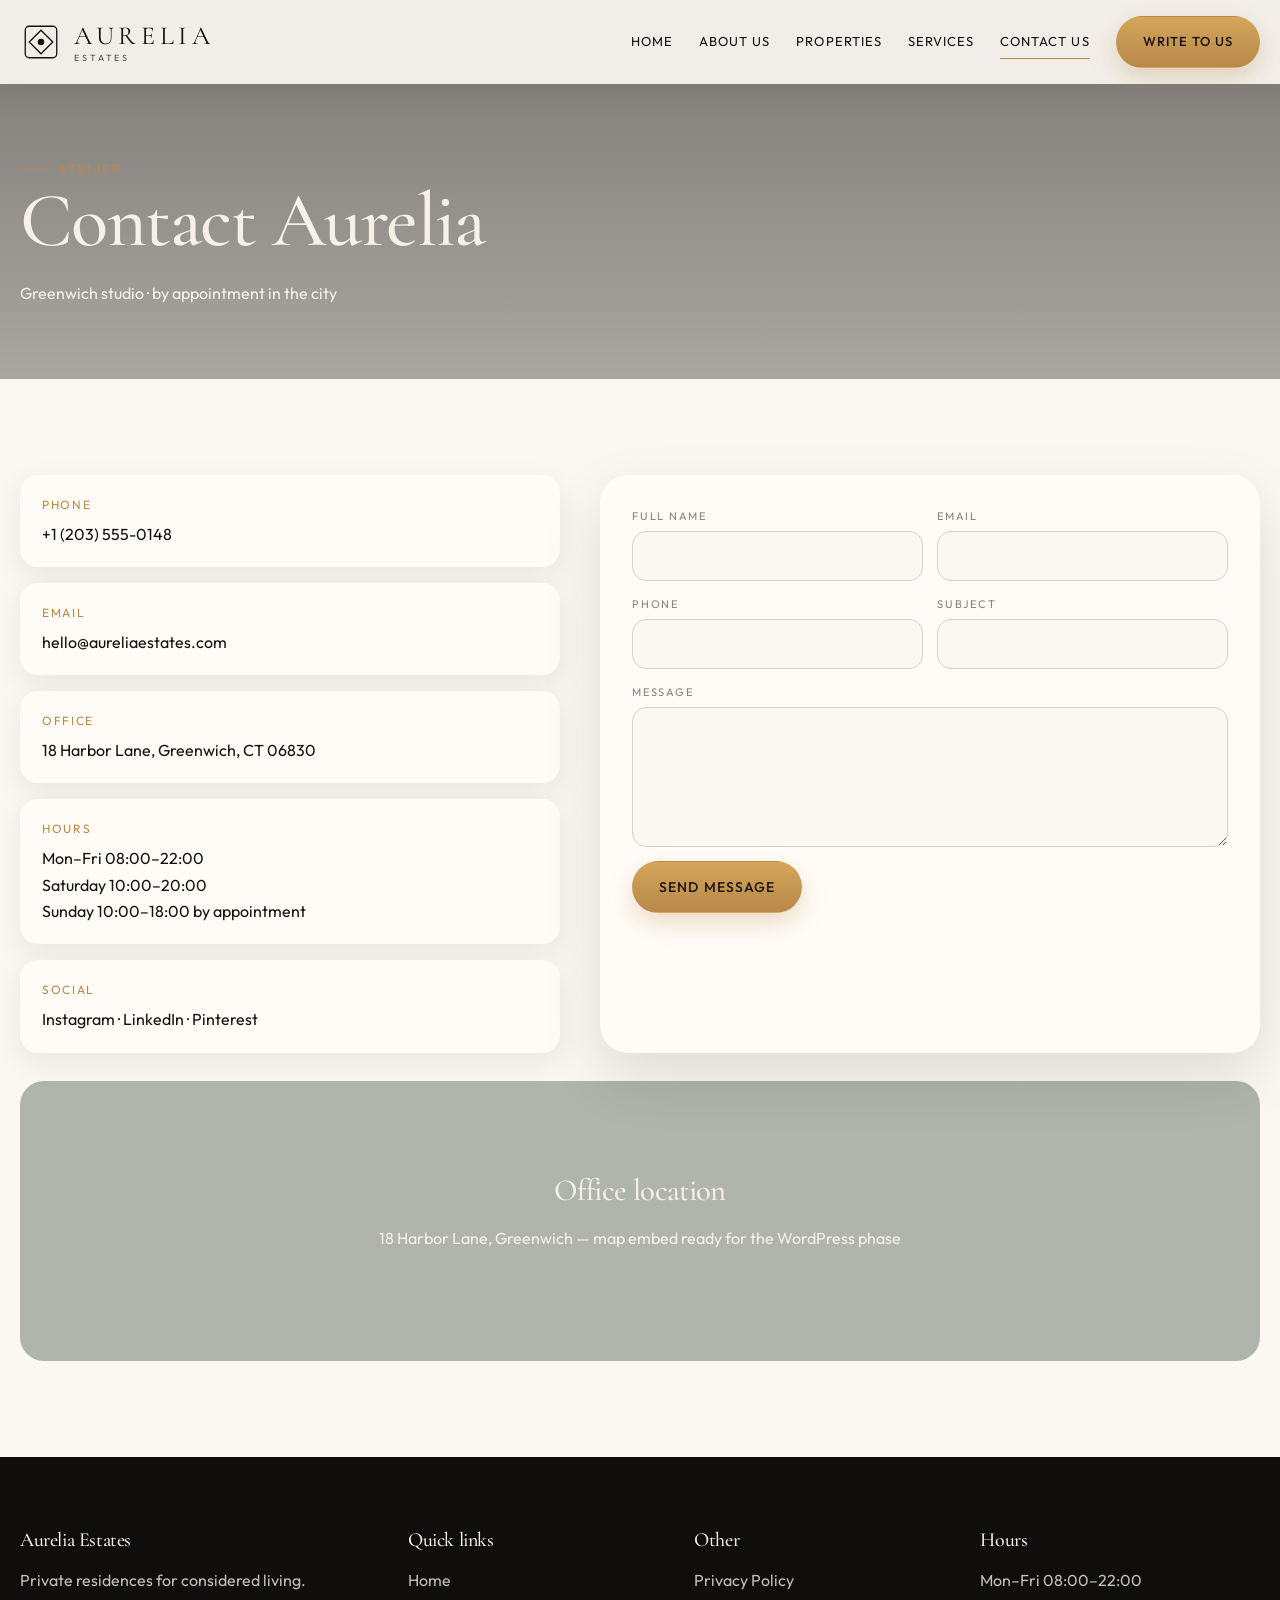
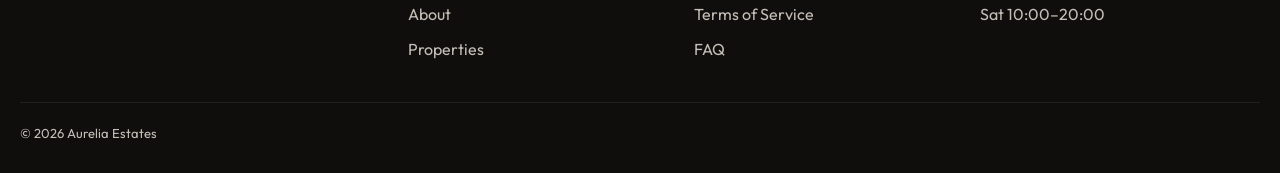
<file: contact.html>
<!DOCTYPE html>
<html lang="en">
<head>
  <meta charset="UTF-8">
  <meta name="viewport" content="width=device-width, initial-scale=1.0">
  <title>Contact — Aurelia Estates</title>
  <link rel="preconnect" href="https://fonts.googleapis.com">
  <link rel="preconnect" href="https://fonts.gstatic.com" crossorigin>
  <link href="https://fonts.googleapis.com/css2?family=Cormorant+Garamond:wght@500;600&family=Outfit:wght@300;400;500;600&display=swap" rel="stylesheet">
  <link rel="stylesheet" href="aurelia/style.css">
</head>
<body>
  <header class="site-header solid">
    <div class="header-inner">
      <a class="brand" href="index.html">
        <svg class="logo-mark" viewBox="0 0 64 64" fill="none"><rect x="8" y="8" width="48" height="48" rx="6" stroke="currentColor" stroke-width="2"/><path d="M32 14 L50 32 L32 50 L14 32 Z" stroke="currentColor" stroke-width="2"/><circle cx="32" cy="32" r="5" fill="currentColor"/></svg>
        <span class="brand-name">AURELIA<small>ESTATES</small></span>
      </a>
      <nav class="nav">
        <a href="index.html">Home</a>
        <a href="about.html">About Us</a>
        <a href="properties.html">Properties</a>
        <a href="services.html">Services</a>
        <a class="active" href="contact.html">Contact Us</a>
        <a class="btn btn-gold" href="#form">Write to us</a>
      </nav>
      <button class="nav-toggle">☰</button>
    </div>
    <div class="mobile-panel"><a href="index.html">Home</a><a href="contact.html">Contact</a></div>
  </header>

  <section class="page-hero compact">
    <div class="container">
      <span class="eyebrow">Atelier</span>
      <h1>Contact Aurelia</h1>
      <p>Greenwich studio · by appointment in the city</p>
    </div>
  </section>

  <section class="section" id="form">
    <div class="container contact-grid">
      <div>
        <div class="info-stack">
          <div class="info-card"><span>Phone</span>+1 (203) 555-0148</div>
          <div class="info-card"><span>Email</span>hello@aureliaestates.com</div>
          <div class="info-card"><span>Office</span>18 Harbor Lane, Greenwich, CT 06830</div>
          <div class="info-card"><span>Hours</span>Mon–Fri 08:00–22:00<br>Saturday 10:00–20:00<br>Sunday 10:00–18:00 by appointment</div>
          <div class="info-card"><span>Social</span>Instagram · LinkedIn · Pinterest</div>
        </div>
      </div>
      <form class="form-card" data-success="Thank you. Aurelia will be in touch within one business day.">
        <div class="form-grid">
          <div class="field"><label>Full name</label><input required></div>
          <div class="field"><label>Email</label><input type="email" required></div>
          <div class="field"><label>Phone</label><input></div>
          <div class="field"><label>Subject</label><input></div>
          <div class="field full"><label>Message</label><textarea required></textarea></div>
          <div class="full"><button class="btn btn-gold" type="submit">Send Message</button></div>
        </div>
      </form>
    </div>
    <div class="container">
      <div class="map-frame">
        <div>
          <h3>Office location</h3>
          <p>18 Harbor Lane, Greenwich — map embed ready for the WordPress phase</p>
        </div>
      </div>
    </div>
  </section>

  <footer class="site-footer">
    <div class="container footer-grid">
      <div><h4>Aurelia Estates</h4><p>Private residences for considered living.</p></div>
      <div><h4>Quick links</h4><ul><li><a href="index.html">Home</a></li><li><a href="about.html">About</a></li><li><a href="properties.html">Properties</a></li></ul></div>
      <div><h4>Other</h4><ul><li>Privacy Policy</li><li>Terms of Service</li><li>FAQ</li></ul></div>
      <div><h4>Hours</h4><ul><li>Mon–Fri 08:00–22:00</li><li>Sat 10:00–20:00</li></ul></div>
    </div>
    <div class="container copyright"><span>© 2026 Aurelia Estates</span></div>
  </footer>
  <div class="toast"></div>
  <script src="aurelia/assets/js/main.js"></script>
</body>
</html>
</file>
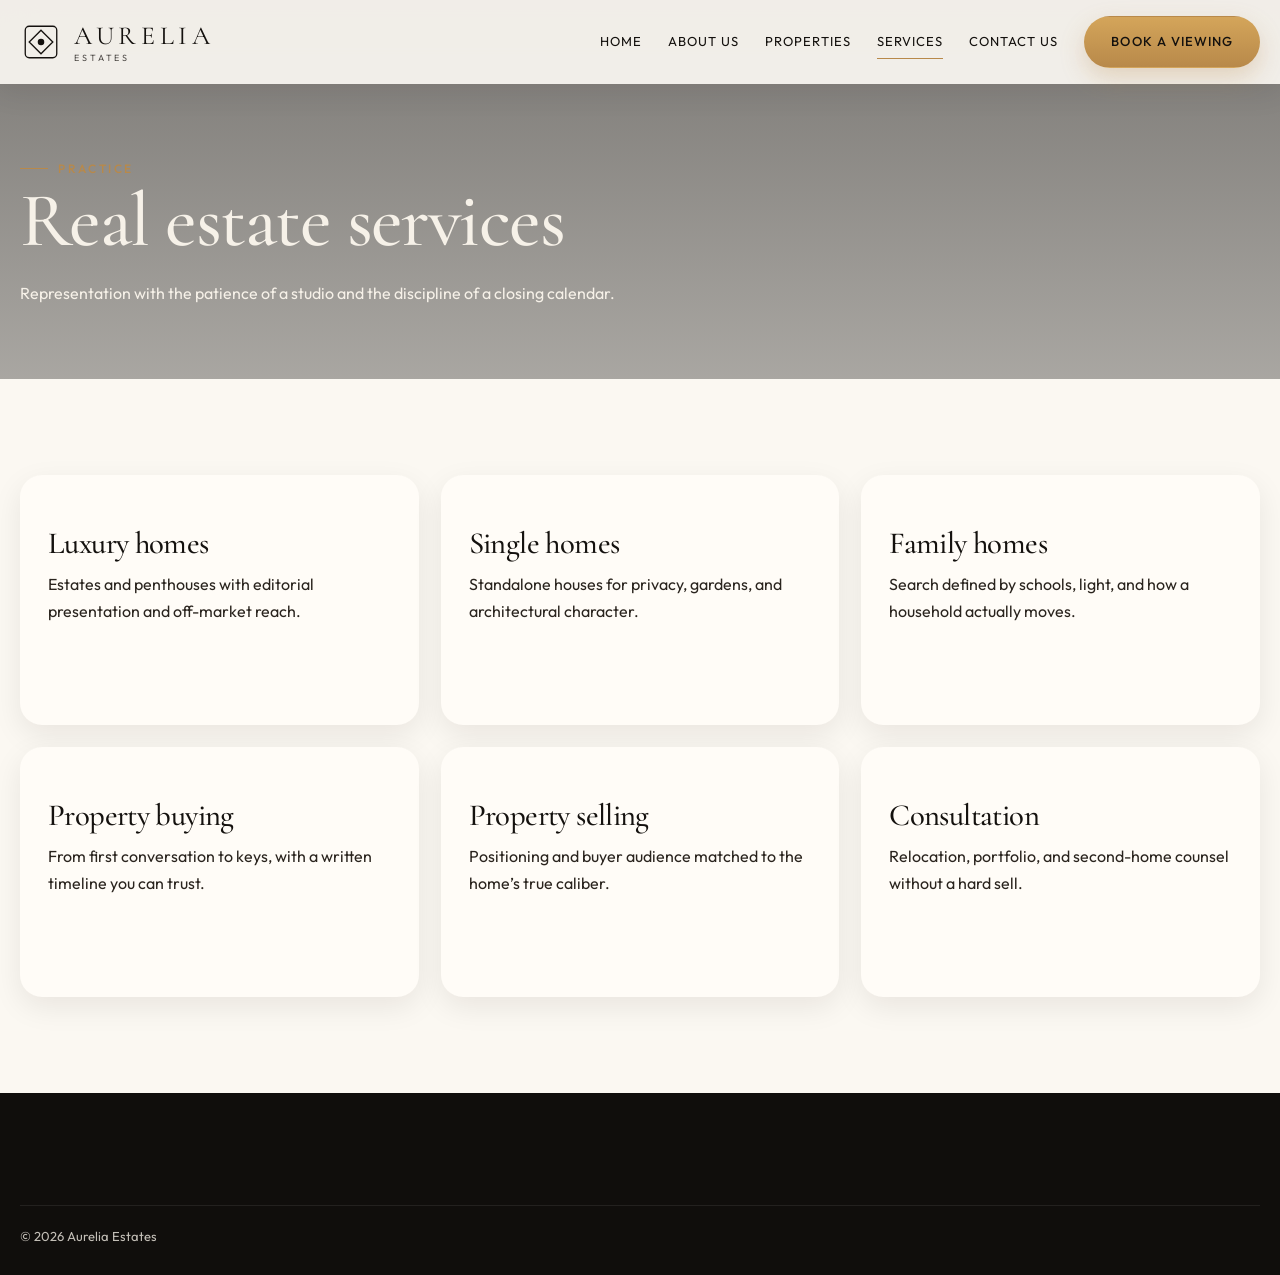
<file: services.html>
<!DOCTYPE html>
<html lang="en">
<head>
  <meta charset="UTF-8">
  <meta name="viewport" content="width=device-width, initial-scale=1.0">
  <title>Services — Aurelia Estates</title>
  <link rel="preconnect" href="https://fonts.googleapis.com">
  <link rel="preconnect" href="https://fonts.gstatic.com" crossorigin>
  <link href="https://fonts.googleapis.com/css2?family=Cormorant+Garamond:wght@500;600&family=Outfit:wght@300;400;500;600&display=swap" rel="stylesheet">
  <link rel="stylesheet" href="aurelia/style.css">
</head>
<body>
  <header class="site-header solid">
    <div class="header-inner">
      <a class="brand" href="index.html">
        <svg class="logo-mark" viewBox="0 0 64 64" fill="none"><rect x="8" y="8" width="48" height="48" rx="6" stroke="currentColor" stroke-width="2"/><path d="M32 14 L50 32 L32 50 L14 32 Z" stroke="currentColor" stroke-width="2"/><circle cx="32" cy="32" r="5" fill="currentColor"/></svg>
        <span class="brand-name">AURELIA<small>ESTATES</small></span>
      </a>
      <nav class="nav">
        <a href="index.html">Home</a>
        <a href="about.html">About Us</a>
        <a href="properties.html">Properties</a>
        <a class="active" href="services.html">Services</a>
        <a href="contact.html">Contact Us</a>
        <a class="btn btn-gold" href="contact.html">Book a Viewing</a>
      </nav>
      <button class="nav-toggle">☰</button>
    </div>
    <div class="mobile-panel"><a href="index.html">Home</a><a href="services.html">Services</a><a href="contact.html">Contact</a></div>
  </header>
  <section class="page-hero compact">
    <div class="container">
      <span class="eyebrow">Practice</span>
      <h1>Real estate services</h1>
      <p>Representation with the patience of a studio and the discipline of a closing calendar.</p>
    </div>
  </section>
  <section class="section">
    <div class="container services-grid">
      <article class="service-card"><h3>Luxury homes</h3><p>Estates and penthouses with editorial presentation and off-market reach.</p></article>
      <article class="service-card"><h3>Single homes</h3><p>Standalone houses for privacy, gardens, and architectural character.</p></article>
      <article class="service-card"><h3>Family homes</h3><p>Search defined by schools, light, and how a household actually moves.</p></article>
      <article class="service-card"><h3>Property buying</h3><p>From first conversation to keys, with a written timeline you can trust.</p></article>
      <article class="service-card"><h3>Property selling</h3><p>Positioning and buyer audience matched to the home’s true caliber.</p></article>
      <article class="service-card"><h3>Consultation</h3><p>Relocation, portfolio, and second-home counsel without a hard sell.</p></article>
    </div>
  </section>
  <footer class="site-footer"><div class="container copyright"><span>© 2026 Aurelia Estates</span></div></footer>
  <script src="aurelia/assets/js/main.js"></script>
</body>
</html>
</file>
<file: aurelia/style.css>
/*
Theme Name: Aurelia Estates
Theme URI: https://aureliaestates.demo
Author: Aurelia Studio
Description: Premium, modern real estate WordPress theme for luxury listings, agents, and client inquiries.
Version: 1.0.0
Requires at least: 6.0
Tested up to: 6.6
Text Domain: aurelia
*/

:root {
  --ink: #14110e;
  --ink-soft: #2a241e;
  --forest: #24352c;
  --forest-deep: #1a2620;
  --gold: #b8894a;
  --gold-bright: #d4a55a;
  --gold-soft: #e8d3ae;
  --ivory: #f6f1e8;
  --cream: #fbf8f2;
  --sand: #ece4d6;
  --stone: #8c8276;
  --mist: #d9d1c4;
  --white: #fffcf7;
  --line: rgba(20, 17, 14, 0.1);
  --shadow: 0 24px 60px rgba(20, 17, 14, 0.12);
  --shadow-soft: 0 10px 30px rgba(20, 17, 14, 0.08);
  --radius: 22px;
  --radius-sm: 14px;
  --header-h: 84px;
  --max: 1240px;
  --font-display: "Cormorant Garamond", Georgia, serif;
  --font-body: "Outfit", "Segoe UI", sans-serif;
}

*,
*::before,
*::after {
  box-sizing: border-box;
}

html {
  scroll-behavior: smooth;
}

body {
  margin: 0;
  color: var(--ink);
  background: var(--cream);
  font-family: var(--font-body);
  font-size: 16px;
  line-height: 1.65;
  overflow-x: hidden;
}

img {
  max-width: 100%;
  display: block;
}

a {
  color: inherit;
  text-decoration: none;
}

button,
input,
select,
textarea {
  font-family: inherit;
}

.container {
  width: min(var(--max), calc(100% - 40px));
  margin-inline: auto;
}

.container-wide {
  width: min(1360px, calc(100% - 40px));
  margin-inline: auto;
}

.eyebrow {
  display: inline-flex;
  align-items: center;
  gap: 10px;
  letter-spacing: 0.22em;
  text-transform: uppercase;
  font-size: 12px;
  font-weight: 500;
  color: var(--gold);
}

.eyebrow::before {
  content: "";
  width: 28px;
  height: 1px;
  background: var(--gold);
}

h1, h2, h3, h4 {
  font-family: var(--font-display);
  font-weight: 500;
  line-height: 1.12;
  margin: 0;
  letter-spacing: -0.02em;
}

h1 { font-size: clamp(42px, 6vw, 84px); }
h2 { font-size: clamp(34px, 4.4vw, 58px); }
h3 { font-size: clamp(24px, 2.4vw, 32px); }

.lede {
  color: var(--ink-soft);
  font-size: 17px;
  max-width: 56ch;
}

.section {
  padding: 96px 0;
  position: relative;
}

.section-head {
  display: grid;
  gap: 14px;
  margin-bottom: 48px;
}

.section-head.center {
  text-align: center;
  justify-items: center;
}

.section-head.center .lede {
  margin-inline: auto;
}

.section-head.center .eyebrow::before {
  display: none;
}

.btn {
  display: inline-flex;
  align-items: center;
  justify-content: center;
  gap: 10px;
  min-height: 52px;
  padding: 0 26px;
  border-radius: 999px;
  border: 1px solid transparent;
  cursor: pointer;
  font-size: 14px;
  font-weight: 500;
  letter-spacing: 0.08em;
  text-transform: uppercase;
  transition: 0.28s ease;
  white-space: nowrap;
}

.btn-gold {
  background: linear-gradient(180deg, var(--gold-bright), var(--gold));
  color: #1a140c;
  box-shadow: 0 10px 24px rgba(184, 137, 74, 0.28);
}

.btn-gold:hover {
  transform: translateY(-2px);
  box-shadow: 0 16px 30px rgba(184, 137, 74, 0.36);
}

.btn-ghost {
  background: transparent;
  color: var(--white);
  border-color: rgba(255, 255, 255, 0.35);
}

.btn-ghost:hover {
  background: rgba(255, 255, 255, 0.1);
}

.btn-outline {
  background: transparent;
  color: var(--ink);
  border-color: var(--ink);
}

.btn-outline:hover {
  background: var(--ink);
  color: var(--ivory);
}

.btn-dark {
  background: var(--ink);
  color: var(--ivory);
}

.btn-dark:hover {
  background: var(--forest);
}

/* Header */
.site-header {
  position: fixed;
  inset: 0 0 auto 0;
  z-index: 50;
  height: var(--header-h);
  display: flex;
  align-items: center;
  transition: 0.3s ease;
}

.site-header.scrolled,
.site-header.solid {
  background: rgba(251, 248, 242, 0.92);
  backdrop-filter: blur(16px);
  box-shadow: 0 8px 30px rgba(20, 17, 14, 0.08);
}

.site-header.scrolled .logo-mark,
.site-header.solid .logo-mark,
.site-header.scrolled .brand-name,
.site-header.solid .brand-name,
.site-header.scrolled .nav a,
.site-header.solid .nav a,
.site-header.scrolled .nav-toggle,
.site-header.solid .nav-toggle {
  color: var(--ink);
}

.header-inner {
  width: min(1360px, calc(100% - 40px));
  margin-inline: auto;
  display: flex;
  align-items: center;
  justify-content: space-between;
  gap: 24px;
}

.brand {
  display: flex;
  align-items: center;
  gap: 12px;
  color: var(--white);
}

.logo-mark {
  width: 42px;
  height: 42px;
}

.brand-name {
  font-family: var(--font-display);
  font-size: 26px;
  letter-spacing: 0.18em;
  line-height: 1;
}

.brand-name small {
  display: block;
  font-family: var(--font-body);
  font-size: 9px;
  letter-spacing: 0.32em;
  opacity: 0.72;
  margin-top: 4px;
}

.nav {
  display: flex;
  align-items: center;
  gap: 26px;
}

.nav ul,
.mobile-panel ul {
  display: flex;
  align-items: center;
  gap: 26px;
  list-style: none;
  margin: 0;
  padding: 0;
}

.mobile-panel ul {
  display: grid;
  gap: 8px;
}

.nav a {
  color: var(--white);
  font-size: 13px;
  letter-spacing: 0.08em;
  text-transform: uppercase;
  position: relative;
}

.nav a::after {
  content: "";
  position: absolute;
  left: 0;
  bottom: -6px;
  width: 0;
  height: 1px;
  background: var(--gold);
  transition: width 0.25s ease;
}

.nav a:hover::after,
.nav a.active::after {
  width: 100%;
}

.nav-toggle {
  display: none;
  background: none;
  border: 0;
  color: var(--white);
  font-size: 28px;
  cursor: pointer;
}

.mobile-panel {
  display: none;
}

/* Hero */
.hero {
  min-height: 100vh;
  position: relative;
  display: grid;
  align-items: end;
  color: var(--white);
  isolation: isolate;
  padding: 140px 0 180px;
}

.hero-media {
  position: absolute;
  inset: 0;
  z-index: -2;
}

.hero-media img {
  width: 100%;
  height: 100%;
  object-fit: cover;
  transform: scale(1.04);
  animation: kenburns 22s ease-in-out infinite alternate;
}

.hero-overlay {
  position: absolute;
  inset: 0;
  z-index: -1;
  background:
    linear-gradient(180deg, rgba(14, 12, 10, 0.38) 0%, rgba(14, 12, 10, 0.18) 38%, rgba(14, 12, 10, 0.72) 100%),
    linear-gradient(90deg, rgba(14, 12, 10, 0.55), transparent 58%);
}

.hero-copy {
  max-width: 760px;
}

.hero-copy h1 {
  margin: 12px 0 18px;
}

.hero-copy p {
  max-width: 52ch;
  color: rgba(255, 252, 247, 0.82);
  font-size: 18px;
}

.hero-actions {
  display: flex;
  flex-wrap: wrap;
  gap: 14px;
  margin-top: 32px;
}

.hero-stats {
  display: flex;
  gap: 36px;
  margin-top: 48px;
  padding-top: 28px;
  border-top: 1px solid rgba(255, 255, 255, 0.18);
}

.hero-stats strong {
  display: block;
  font-family: var(--font-display);
  font-size: 36px;
  font-weight: 500;
}

.hero-stats span {
  font-size: 13px;
  letter-spacing: 0.08em;
  text-transform: uppercase;
  color: var(--gold-soft);
}

.search-card {
  position: relative;
  margin-top: -92px;
  z-index: 4;
  background: var(--white);
  border-radius: 28px;
  padding: 22px;
  box-shadow: var(--shadow);
}

.search-grid {
  display: grid;
  grid-template-columns: repeat(4, 1fr) auto;
  gap: 12px;
}

.field {
  display: grid;
  gap: 6px;
}

.field label {
  font-size: 11px;
  letter-spacing: 0.16em;
  text-transform: uppercase;
  color: var(--stone);
}

.field input,
.field select,
.field textarea {
  width: 100%;
  min-height: 50px;
  border: 1px solid var(--mist);
  border-radius: 14px;
  background: var(--cream);
  padding: 0 14px;
  color: var(--ink);
  outline: none;
}

.field textarea {
  min-height: 140px;
  padding: 14px;
  resize: vertical;
}

.field input:focus,
.field select:focus,
.field textarea:focus {
  border-color: var(--gold);
  box-shadow: 0 0 0 4px rgba(184, 137, 74, 0.12);
}

.search-card .btn {
  align-self: end;
  min-width: 140px;
}

/* About */
.about-grid {
  display: grid;
  grid-template-columns: 1.05fr 0.95fr;
  gap: 64px;
  align-items: center;
}

.about-visual {
  position: relative;
}

.about-visual img {
  width: 100%;
  height: 620px;
  object-fit: cover;
  border-radius: 32px;
}

.about-badge {
  position: absolute;
  left: -28px;
  bottom: 42px;
  background: var(--forest);
  color: var(--ivory);
  padding: 28px 26px;
  border-radius: 22px;
  width: 180px;
  box-shadow: var(--shadow);
}

.about-badge strong {
  display: block;
  font-family: var(--font-display);
  font-size: 48px;
  line-height: 1;
}

.about-copy h2 {
  margin: 10px 0 18px;
}

.story-list {
  margin: 28px 0;
  display: grid;
  gap: 14px;
}

.story-list div {
  display: grid;
  grid-template-columns: 88px 1fr;
  gap: 16px;
  padding: 14px 0;
  border-top: 1px solid var(--line);
}

.story-list strong {
  letter-spacing: 0.08em;
  text-transform: uppercase;
  font-size: 12px;
  color: var(--gold);
}

/* Process */
.process {
  background: var(--forest-deep);
  color: var(--ivory);
}

.process-grid {
  display: grid;
  grid-template-columns: repeat(4, 1fr);
  gap: 22px;
}

.process-card {
  background: rgba(255, 252, 247, 0.04);
  border: 1px solid rgba(232, 211, 174, 0.14);
  border-radius: var(--radius);
  padding: 28px 24px 32px;
  min-height: 280px;
  transition: 0.3s ease;
}

.process-card:hover {
  transform: translateY(-8px);
  background: rgba(255, 252, 247, 0.08);
}

.process-num {
  font-family: var(--font-display);
  font-size: 42px;
  color: var(--gold);
}

.process-card h3 {
  margin: 22px 0 10px;
}

.process-card p {
  color: rgba(246, 241, 232, 0.72);
  margin: 0;
}

.icon-circle {
  width: 54px;
  height: 54px;
  border-radius: 50%;
  display: grid;
  place-items: center;
  background: rgba(184, 137, 74, 0.14);
  color: var(--gold);
}

/* Services */
.services-grid {
  display: grid;
  grid-template-columns: repeat(3, 1fr);
  gap: 22px;
}

.service-card {
  background: var(--white);
  border-radius: var(--radius);
  padding: 32px 28px;
  box-shadow: var(--shadow-soft);
  transition: 0.3s ease;
  min-height: 250px;
}

.service-card:hover {
  transform: translateY(-6px);
  box-shadow: var(--shadow);
}

.service-card h3 {
  margin: 20px 0 10px;
}

.service-card p {
  margin: 0;
  color: var(--ink-soft);
}

/* Property cards */
.property-grid {
  display: grid;
  grid-template-columns: repeat(3, 1fr);
  gap: 24px;
}

.property-card {
  background: var(--white);
  border-radius: 26px;
  overflow: hidden;
  box-shadow: var(--shadow-soft);
  transition: 0.3s ease;
}

.property-card:hover {
  transform: translateY(-8px);
  box-shadow: var(--shadow);
}

.property-media {
  position: relative;
  overflow: hidden;
  height: 250px;
}

.property-media img {
  width: 100%;
  height: 100%;
  object-fit: cover;
  transition: transform 0.6s ease;
}

.property-card:hover .property-media img {
  transform: scale(1.08);
}

.badge {
  position: absolute;
  top: 16px;
  left: 16px;
  background: var(--ink);
  color: var(--ivory);
  font-size: 11px;
  letter-spacing: 0.14em;
  text-transform: uppercase;
  padding: 7px 12px;
  border-radius: 999px;
}

.badge.gold {
  background: var(--gold);
  color: #1a140c;
}

.property-body {
  padding: 22px 22px 24px;
  display: grid;
  gap: 10px;
}

.property-meta {
  display: flex;
  justify-content: space-between;
  gap: 12px;
  color: var(--stone);
  font-size: 13px;
}

.price {
  font-family: var(--font-display);
  font-size: 30px;
  color: var(--forest);
}

.specs {
  display: flex;
  gap: 14px;
  flex-wrap: wrap;
  font-size: 13px;
  color: var(--ink-soft);
  padding-top: 8px;
  border-top: 1px solid var(--line);
}

.luxury {
  background: var(--ink);
  color: var(--ivory);
}

.luxury .lede,
.luxury .property-body p,
.luxury .property-meta,
.luxury .specs {
  color: rgba(246, 241, 232, 0.72);
}

.luxury .property-card {
  background: #1c1814;
  color: var(--ivory);
}

.luxury .price {
  color: var(--gold-soft);
}

.luxury-strip {
  display: grid;
  grid-template-columns: 0.9fr 1.1fr;
  gap: 48px;
  align-items: end;
  margin-bottom: 40px;
}

/* Why us */
.why-grid {
  display: grid;
  grid-template-columns: 0.9fr 1.1fr;
  gap: 48px;
}

.stat-panel {
  background: var(--forest);
  color: var(--ivory);
  border-radius: 32px;
  padding: 42px;
  display: grid;
  gap: 28px;
}

.stat-row {
  display: grid;
  grid-template-columns: 1fr 1fr;
  gap: 22px;
}

.stat-row strong {
  display: block;
  font-family: var(--font-display);
  font-size: 46px;
}

.benefit-grid {
  display: grid;
  grid-template-columns: 1fr 1fr;
  gap: 16px;
}

.benefit-grid.three {
  grid-template-columns: repeat(3, 1fr);
}

.benefit {
  background: var(--white);
  border-radius: 18px;
  padding: 22px;
  box-shadow: var(--shadow-soft);
}

.benefit h3 {
  font-size: 22px;
  margin: 10px 0 8px;
}

.benefit p {
  margin: 0;
  color: var(--ink-soft);
  font-size: 14px;
}

/* Hours */
.hours {
  background:
    linear-gradient(120deg, rgba(20, 17, 14, 0.72), rgba(36, 53, 44, 0.55)),
    url("https://images.unsplash.com/photo-1600585154526-990dced4db0d?auto=format&fit=crop&w=1800&q=80") center/cover;
  color: var(--ivory);
}

.hours-grid {
  display: grid;
  grid-template-columns: 1fr 1fr;
  gap: 48px;
  align-items: center;
}

.hours-list {
  display: grid;
  gap: 12px;
  margin: 0;
  padding: 0;
}

.hours-list li {
  list-style: none;
  display: flex;
  justify-content: space-between;
  padding: 16px 0;
  border-bottom: 1px solid rgba(255, 255, 255, 0.16);
}

/* Testimonials */
.testimonial-track {
  display: grid;
  grid-template-columns: repeat(3, 1fr);
  gap: 22px;
}

.testimonial {
  background: var(--white);
  border-radius: 24px;
  padding: 28px;
  box-shadow: var(--shadow-soft);
  min-height: 280px;
}

.stars {
  color: var(--gold);
  letter-spacing: 3px;
  margin-bottom: 12px;
}

.quote {
  font-family: var(--font-display);
  font-size: 22px;
  line-height: 1.4;
  margin: 0 0 22px;
}

.person {
  display: flex;
  align-items: center;
  gap: 12px;
}

.person img {
  width: 48px;
  height: 48px;
  border-radius: 50%;
  object-fit: cover;
}

.person small {
  color: var(--stone);
}

/* FAQ */
.faq-layout {
  display: grid;
  grid-template-columns: 280px 1fr;
  gap: 40px;
}

.faq-tabs {
  display: grid;
  gap: 10px;
  align-content: start;
}

.faq-tab {
  text-align: left;
  border: 1px solid var(--mist);
  background: var(--white);
  border-radius: 999px;
  padding: 14px 18px;
  cursor: pointer;
}

.faq-tab.active {
  background: var(--ink);
  color: var(--ivory);
  border-color: var(--ink);
}

.accordion details {
  background: var(--white);
  border-radius: 16px;
  padding: 8px 22px;
  margin-bottom: 12px;
  box-shadow: var(--shadow-soft);
}

.accordion summary {
  cursor: pointer;
  font-weight: 500;
  padding: 16px 0;
  list-style: none;
}

.accordion summary::-webkit-details-marker {
  display: none;
}

.accordion p {
  margin: 0 0 16px;
  color: var(--ink-soft);
}

.faq-panel {
  display: none;
}

.faq-panel.active {
  display: block;
}

/* Tips CTA */
.tips {
  background:
    linear-gradient(90deg, rgba(20, 17, 14, 0.82), rgba(20, 17, 14, 0.35)),
    url("https://images.unsplash.com/photo-1613490493576-7fde63acd811?auto=format&fit=crop&w=1800&q=80") center/cover;
  color: var(--ivory);
  border-radius: 36px;
  padding: 72px;
  display: grid;
  grid-template-columns: 1.3fr 0.7fr;
  gap: 24px;
  align-items: center;
}

/* Contact */
.contact-grid {
  display: grid;
  grid-template-columns: 0.9fr 1.1fr;
  gap: 40px;
}

.info-stack {
  display: grid;
  gap: 16px;
}

.info-card {
  background: var(--white);
  border-radius: 18px;
  padding: 20px 22px;
  box-shadow: var(--shadow-soft);
}

.info-card span {
  display: block;
  font-size: 12px;
  letter-spacing: 0.14em;
  text-transform: uppercase;
  color: var(--gold);
  margin-bottom: 6px;
}

.form-card {
  background: var(--white);
  border-radius: 28px;
  padding: 32px;
  box-shadow: var(--shadow);
}

.form-grid {
  display: grid;
  grid-template-columns: 1fr 1fr;
  gap: 14px;
}

.form-grid .full {
  grid-column: 1 / -1;
}

.map-frame {
  margin-top: 28px;
  border-radius: 24px;
  overflow: hidden;
  min-height: 280px;
  background:
    linear-gradient(rgba(36, 53, 44, 0.35), rgba(36, 53, 44, 0.35)),
    url("https://images.unsplash.com/photo-1524661132064-d1c0d0964595?auto=format&fit=crop&w=1400&q=80") center/cover;
  color: var(--ivory);
  display: grid;
  place-items: center;
  text-align: center;
  padding: 24px;
}

/* Footer */
.site-footer {
  background: #100e0c;
  color: rgba(246, 241, 232, 0.78);
  padding: 72px 0 28px;
}

.footer-grid {
  display: grid;
  grid-template-columns: 1.4fr 1fr 1fr 1.1fr;
  gap: 32px;
}

.site-footer h4 {
  color: var(--ivory);
  font-size: 20px;
  margin-bottom: 16px;
}

.site-footer a:hover {
  color: var(--gold-soft);
}

.site-footer ul {
  margin: 0;
  padding: 0;
  list-style: none;
  display: grid;
  gap: 8px;
}

.socials {
  display: flex;
  gap: 10px;
  margin-top: 18px;
}

.socials a {
  width: 38px;
  height: 38px;
  border: 1px solid rgba(255, 255, 255, 0.18);
  border-radius: 50%;
  display: grid;
  place-items: center;
}

.copyright {
  margin-top: 40px;
  padding-top: 20px;
  border-top: 1px solid rgba(255, 255, 255, 0.08);
  display: flex;
  justify-content: space-between;
  gap: 12px;
  font-size: 13px;
}

/* Interior pages */
.page-hero {
  padding: 160px 0 72px;
  background:
    linear-gradient(180deg, rgba(16, 14, 12, 0.55), rgba(16, 14, 12, 0.35)),
    url("https://images.unsplash.com/photo-1600047509807-ba8f99d2cdbc?auto=format&fit=crop&w=1800&q=80") center/cover;
  color: var(--ivory);
}

.page-hero.compact {
  padding: 150px 0 56px;
}

.values {
  display: grid;
  grid-template-columns: repeat(3, 1fr);
  gap: 18px;
}

.value-card {
  background: var(--white);
  border-radius: 22px;
  padding: 28px;
  box-shadow: var(--shadow-soft);
}

.team-grid {
  display: grid;
  grid-template-columns: repeat(3, 1fr);
  gap: 22px;
}

.team-card img {
  height: 320px;
  width: 100%;
  object-fit: cover;
  border-radius: 24px;
}

.team-card h3 {
  margin: 14px 0 4px;
}

/* Property detail */
.gallery {
  display: grid;
  grid-template-columns: 1.5fr 1fr;
  gap: 12px;
}

.gallery img {
  width: 100%;
  height: 100%;
  object-fit: cover;
  border-radius: 22px;
}

.gallery-main {
  min-height: 520px;
}

.gallery-side {
  display: grid;
  gap: 12px;
}

.gallery-side img {
  height: 254px;
}

.detail-layout {
  display: grid;
  grid-template-columns: 1.45fr 0.75fr;
  gap: 36px;
}

.detail-facts {
  display: grid;
  grid-template-columns: repeat(4, 1fr);
  gap: 12px;
  margin: 24px 0;
}

.fact {
  background: var(--white);
  border-radius: 16px;
  padding: 16px;
  box-shadow: var(--shadow-soft);
}

.fact span {
  display: block;
  font-size: 12px;
  color: var(--stone);
  text-transform: uppercase;
  letter-spacing: 0.1em;
}

.amenities {
  display: flex;
  flex-wrap: wrap;
  gap: 10px;
}

.amenities span {
  background: var(--sand);
  border-radius: 999px;
  padding: 8px 14px;
  font-size: 13px;
}

.sticky-card {
  position: sticky;
  top: 110px;
  background: var(--white);
  border-radius: 24px;
  padding: 24px;
  box-shadow: var(--shadow);
}

.reveal {
  opacity: 0;
  transform: translateY(24px);
  animation: rise 0.8s ease forwards;
}

.d1 { animation-delay: 0.08s; }
.d2 { animation-delay: 0.16s; }
.d3 { animation-delay: 0.24s; }
.d4 { animation-delay: 0.32s; }

@keyframes rise {
  to {
    opacity: 1;
    transform: none;
  }
}

@keyframes kenburns {
  to { transform: scale(1.12); }
}

.toast {
  position: fixed;
  right: 20px;
  bottom: 20px;
  background: var(--forest);
  color: var(--ivory);
  padding: 14px 18px;
  border-radius: 14px;
  display: none;
  z-index: 80;
}

.toast.show {
  display: block;
}

/* Home 2: lighter, project-led discovery experience */
.home-two {
  background: #f8f6f0;
}

.home-two-hero {
  min-height: 760px;
  padding: 180px 0 110px;
  color: var(--ivory);
  background:
    linear-gradient(90deg, rgba(24, 38, 47, .82), rgba(24, 38, 47, .22)),
    url("https://images.unsplash.com/photo-1600607687939-ce8a6c25118c?auto=format&fit=crop&w=2200&q=85") center/cover;
  position: relative;
  overflow: hidden;
}

.home-two-hero::after {
  content: "";
  position: absolute;
  right: 7%;
  bottom: -120px;
  width: 340px;
  height: 340px;
  border: 1px solid rgba(232, 211, 174, .35);
  border-radius: 50%;
}

.home-two-hero-inner {
  min-height: 470px;
  display: flex;
  align-items: end;
  justify-content: space-between;
  gap: 40px;
  position: relative;
  z-index: 1;
}

.home-two-copy {
  max-width: 710px;
}

.home-two-copy h1 {
  margin: 14px 0 18px;
}

.home-two-copy p {
  max-width: 48ch;
  color: rgba(246, 241, 232, .82);
  font-size: 18px;
}

.btn-outline-light {
  border-color: rgba(255,255,255,.5);
  color: var(--ivory);
}

.btn-outline-light:hover {
  background: var(--ivory);
  color: var(--ink);
}

.hero-feature-card {
  width: 270px;
  padding: 24px;
  background: rgba(255,255,255,.12);
  border: 1px solid rgba(255,255,255,.3);
  border-radius: 20px;
  backdrop-filter: blur(12px);
  display: grid;
  gap: 8px;
}

.hero-feature-card span,
.hero-feature-card small {
  color: rgba(246,241,232,.72);
  font-size: 12px;
  letter-spacing: .12em;
  text-transform: uppercase;
}

.hero-feature-card strong {
  font-family: var(--font-display);
  font-size: 30px;
}

.hero-feature-card a {
  color: var(--gold-soft);
  margin-top: 14px;
}

.discovery-bar {
  display: grid;
  grid-template-columns: 1.2fr repeat(3, 1fr) auto;
  align-items: end;
  gap: 14px;
  margin-top: -58px;
  position: relative;
  z-index: 5;
  padding: 20px;
  border-radius: 22px;
  background: var(--white);
  box-shadow: var(--shadow);
}

.discovery-intro {
  display: grid;
  gap: 5px;
  padding: 0 8px 5px;
}

.discovery-intro .eyebrow {
  font-size: 10px;
}

.search-status {
  min-height: 22px;
  margin: 12px 8px 0;
  color: var(--gold);
  font-size: 13px;
}

.split-head {
  display: flex;
  justify-content: space-between;
  align-items: end;
  gap: 20px;
}

.text-link {
  color: var(--forest);
  font-size: 13px;
  letter-spacing: .08em;
  text-transform: uppercase;
  white-space: nowrap;
}

.text-link:hover {
  color: var(--gold);
}

.type-rail {
  display: grid;
  grid-template-columns: 1fr 1.15fr 1fr 1.15fr;
  gap: 14px;
}

.type-tile {
  min-height: 330px;
  padding: 24px;
  border-radius: 22px;
  color: var(--ivory);
  display: flex;
  flex-direction: column;
  justify-content: space-between;
  background-position: center;
  background-size: cover;
  position: relative;
  overflow: hidden;
  isolation: isolate;
  transition: transform .3s ease;
}

.type-tile::before {
  content: "";
  position: absolute;
  inset: 0;
  z-index: -1;
  background: linear-gradient(180deg, rgba(0,0,0,.08), rgba(0,0,0,.72));
}

.type-tile:hover {
  transform: translateY(-7px);
}

.type-tile span {
  color: var(--gold-soft);
  font-size: 12px;
  letter-spacing: .16em;
}

.type-tile strong {
  font-family: var(--font-display);
  font-size: 30px;
  line-height: 1;
}

.type-tile small {
  color: rgba(246,241,232,.78);
}

.type-apartment { background-image: url("https://images.unsplash.com/photo-1600607687920-4e2a09cf159d?auto=format&fit=crop&w=800&q=80"); }
.type-villa { background-image: url("https://images.unsplash.com/photo-1613490493576-7fde63acd811?auto=format&fit=crop&w=800&q=80"); }
.type-house { background-image: url("https://images.unsplash.com/photo-1600047509358-9dc75507daeb?auto=format&fit=crop&w=800&q=80"); }
.type-commercial { background-image: url("https://images.unsplash.com/photo-1497366811353-6870744d04b2?auto=format&fit=crop&w=800&q=80"); }

.project-section {
  background: var(--sand);
}

.project-grid {
  display: grid;
  grid-template-columns: 1.15fr 1fr 1fr;
  gap: 18px;
}

.project-card {
  border-radius: 24px;
  overflow: hidden;
  background: var(--white);
  box-shadow: var(--shadow-soft);
  transition: transform .3s ease, box-shadow .3s ease;
}

.project-card:hover {
  transform: translateY(-7px);
  box-shadow: var(--shadow);
}

.project-card > img {
  width: 100%;
  height: 310px;
  object-fit: cover;
  transition: transform .6s ease;
}

.project-card:hover > img {
  transform: scale(1.05);
}

.project-content {
  padding: 22px;
  display: grid;
  gap: 8px;
}

.project-content .badge {
  position: static;
  width: max-content;
}

.project-content h3 {
  margin-top: 5px;
}

.project-content p {
  color: var(--stone);
  margin: 0;
}

.project-content strong {
  color: var(--forest);
  font-family: var(--font-display);
  font-size: 28px;
}

.project-content > div {
  display: flex;
  align-items: center;
  gap: 16px;
  flex-wrap: wrap;
  margin-top: 12px;
}

.project-content .btn {
  min-height: 42px;
  padding: 0 18px;
  font-size: 11px;
}

.location-section {
  background: var(--forest);
  color: var(--ivory);
}

.location-layout {
  display: grid;
  grid-template-columns: .9fr 1.1fr;
  gap: 80px;
  align-items: center;
}

.location-copy .lede {
  color: rgba(246,241,232,.74);
}

.location-list {
  border-top: 1px solid rgba(255,255,255,.2);
}

.location-list a {
  display: grid;
  grid-template-columns: 1fr 1fr auto;
  gap: 18px;
  align-items: center;
  padding: 22px 0;
  border-bottom: 1px solid rgba(255,255,255,.2);
  transition: padding .25s ease, color .25s ease;
}

.location-list a:hover {
  padding-left: 10px;
  color: var(--gold-soft);
}

.location-list span {
  font-family: var(--font-display);
  font-size: 27px;
}

.location-list small {
  color: rgba(246,241,232,.66);
}

.location-list b {
  font-size: 12px;
  font-weight: 400;
  letter-spacing: .12em;
  text-transform: uppercase;
}

.home-two-cta {
  color: var(--ivory);
  text-align: center;
  background:
    linear-gradient(90deg, rgba(20,17,14,.8), rgba(20,17,14,.38)),
    url("https://images.unsplash.com/photo-1600585154526-990dced4db0d?auto=format&fit=crop&w=2000&q=85") center/cover;
}

.cta-inner {
  display: grid;
  justify-items: center;
  gap: 14px;
}

.cta-inner p {
  color: rgba(246,241,232,.78);
  margin: 0;
}

@media (max-width: 1100px) {
  .search-grid,
  .process-grid,
  .property-grid,
  .services-grid,
  .testimonial-track,
  .about-grid,
  .luxury-strip,
  .why-grid,
  .hours-grid,
  .faq-layout,
  .tips,
  .contact-grid,
  .footer-grid,
  .detail-layout,
  .gallery,
  .values,
  .team-grid {
    grid-template-columns: 1fr 1fr;
  }

  .search-grid {
    grid-template-columns: 1fr 1fr;
  }

  .nav {
    display: none;
  }

  .nav-toggle {
    display: block;
  }

  .mobile-panel.open {
    display: grid;
    position: absolute;
    top: var(--header-h);
    left: 20px;
    right: 20px;
    background: var(--white);
    border-radius: 20px;
    padding: 18px;
    gap: 12px;
    box-shadow: var(--shadow);
  }

  .mobile-panel a {
    padding: 10px 8px;
    border-bottom: 1px solid var(--line);
  }

  .gallery-main,
  .about-visual img {
    min-height: 360px;
    height: 420px;
  }

  .discovery-bar,
  .type-rail,
  .project-grid,
  .location-layout {
    grid-template-columns: 1fr 1fr;
  }

  .discovery-intro {
    grid-column: 1 / -1;
  }
}

@media (max-width: 740px) {
  .container,
  .container-wide,
  .header-inner {
    width: calc(100% - 28px);
  }

  .section {
    padding: 72px 0;
  }

  .search-grid,
  .process-grid,
  .property-grid,
  .services-grid,
  .testimonial-track,
  .about-grid,
  .luxury-strip,
  .why-grid,
  .hours-grid,
  .faq-layout,
  .tips,
  .contact-grid,
  .footer-grid,
  .detail-layout,
  .gallery,
  .values,
  .team-grid,
  .form-grid,
  .benefit-grid,
  .stat-row,
  .detail-facts {
    grid-template-columns: 1fr;
  }

  .hero {
    padding: 130px 0 160px;
    min-height: auto;
  }

  .hero-stats {
    flex-direction: column;
    gap: 16px;
  }

  .about-badge {
    left: 16px;
    bottom: 16px;
  }

  .tips {
    padding: 36px 24px;
  }

  .copyright {
    flex-direction: column;
  }

  .search-card {
    margin-top: -70px;
  }

  .home-two-hero {
    min-height: 680px;
    padding: 140px 0 90px;
  }

  .home-two-hero-inner,
  .split-head {
    align-items: start;
    flex-direction: column;
  }

  .hero-feature-card {
    width: 100%;
    max-width: 300px;
  }

  .discovery-bar,
  .type-rail,
  .project-grid,
  .location-layout {
    grid-template-columns: 1fr;
  }

  .location-list a {
    grid-template-columns: 1fr auto;
  }

  .location-list small {
    grid-column: 1 / -1;
    grid-row: 2;
  }
}
</file>
